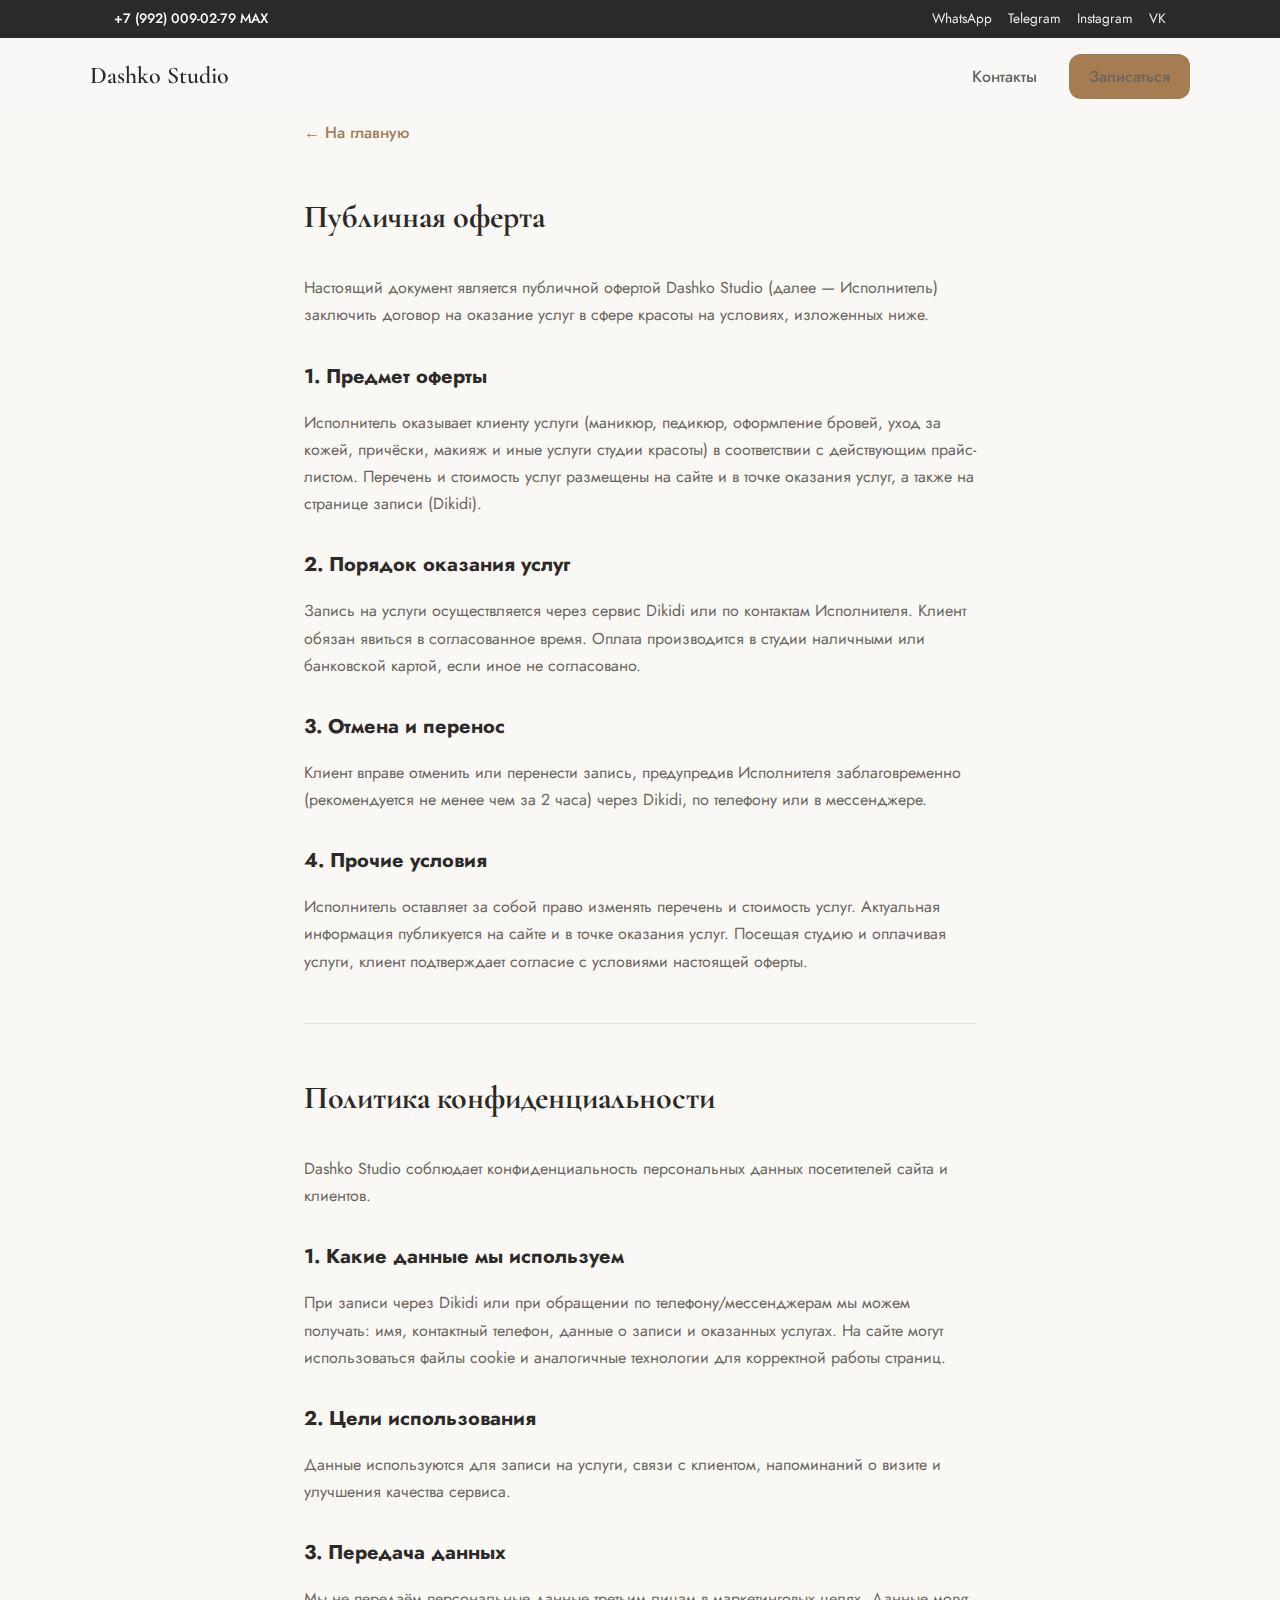
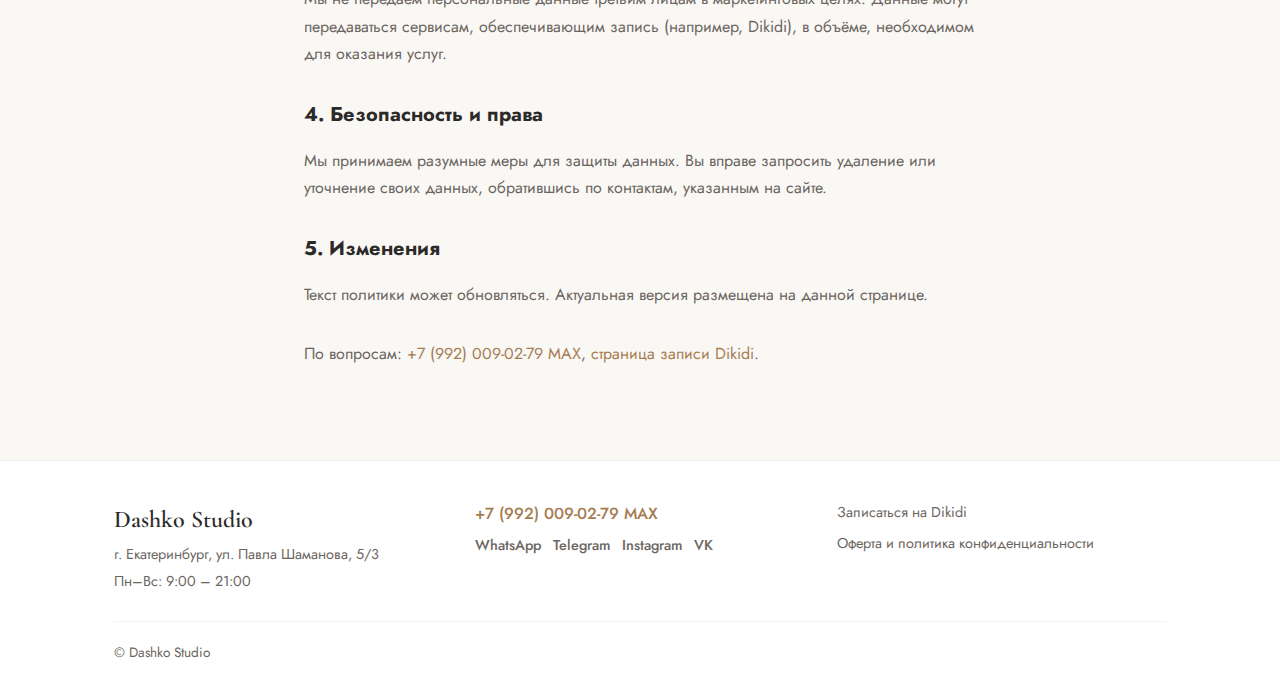
<file: legal.html>
<!DOCTYPE html>
<html lang="ru">
<head>
  <meta charset="UTF-8">
  <meta name="viewport" content="width=device-width, initial-scale=1.0">
  <title>Оферта и политика конфиденциальности — Dashko Studio</title>
  <link rel="icon" href="favicon.png" type="image/png">
  <link rel="preconnect" href="https://fonts.googleapis.com">
  <link rel="preconnect" href="https://fonts.gstatic.com" crossorigin>
  <link href="https://fonts.googleapis.com/css2?family=Cormorant+Garamond:ital,wght@0,400;0,600&family=Jost:wght@400;500&display=swap" rel="stylesheet">
  <link rel="stylesheet" href="styles.css">
  <style>
    .legal-page { padding: 120px 0 80px; }
    .legal-page .container { max-width: 720px; }
    .legal-page h1 { font-family: var(--font-display); font-size: 2rem; margin-bottom: 32px; }
    .legal-page h2 { font-size: 1.25rem; margin: 32px 0 12px; }
    .legal-page p, .legal-page li { color: var(--color-text-soft); line-height: 1.7; margin-bottom: 12px; }
    .legal-page ul { padding-left: 24px; margin-bottom: 20px; }
    .legal-page a { color: var(--color-accent); }
    .back-link { display: inline-block; margin-bottom: 24px; font-weight: 500; color: var(--color-accent); }
    .back-link:hover { text-decoration: underline; }
  </style>
</head>
<body>
  <header class="header">
    <div class="header-top">
      <div class="container header-top-inner">
        <a href="tel:+79920090279" class="header-phone">+7 (992) 009-02-79 MAX</a>
        <div class="header-socials">
          <a href="https://wa.me/79920090279" target="_blank" rel="noopener" aria-label="WhatsApp">WhatsApp</a>
          <a href="https://t.me/dashko_studio" target="_blank" rel="noopener" aria-label="Telegram">Telegram</a>
          <a href="https://instagram.com/dashko_studio" target="_blank" rel="noopener" aria-label="Instagram">Instagram</a>
          <a href="https://vk.com/dashko_studio" target="_blank" rel="noopener" aria-label="VK">VK</a>
        </div>
      </div>
    </div>
    <div class="container header-inner">
      <a href="index.html" class="logo">Dashko Studio</a>
      <nav class="nav">
        <a href="index.html#contact">Контакты</a>
        <a href="https://dikidi.ru/ru/profile/dashko_studio_1318724" class="btn btn-book" target="_blank" rel="noopener">Записаться</a>
      </nav>
      <button class="burger" aria-label="Меню"><span></span><span></span><span></span></button>
    </div>
  </header>

  <main class="legal-page">
    <div class="container">
      <a href="index.html" class="back-link">← На главную</a>

      <h1>Публичная оферта</h1>
      <p>Настоящий документ является публичной офертой Dashko Studio (далее — Исполнитель) заключить договор на оказание услуг в сфере красоты на условиях, изложенных ниже.</p>

      <h2>1. Предмет оферты</h2>
      <p>Исполнитель оказывает клиенту услуги (маникюр, педикюр, оформление бровей, уход за кожей, причёски, макияж и иные услуги студии красоты) в соответствии с действующим прайс-листом. Перечень и стоимость услуг размещены на сайте и в точке оказания услуг, а также на странице записи (Dikidi).</p>

      <h2>2. Порядок оказания услуг</h2>
      <p>Запись на услуги осуществляется через сервис Dikidi или по контактам Исполнителя. Клиент обязан явиться в согласованное время. Оплата производится в студии наличными или банковской картой, если иное не согласовано.</p>

      <h2>3. Отмена и перенос</h2>
      <p>Клиент вправе отменить или перенести запись, предупредив Исполнителя заблаговременно (рекомендуется не менее чем за 2 часа) через Dikidi, по телефону или в мессенджере.</p>

      <h2>4. Прочие условия</h2>
      <p>Исполнитель оставляет за собой право изменять перечень и стоимость услуг. Актуальная информация публикуется на сайте и в точке оказания услуг. Посещая студию и оплачивая услуги, клиент подтверждает согласие с условиями настоящей оферты.</p>

      <hr style="margin: 48px 0; border: none; border-top: 1px solid rgba(44,42,40,0.1);">

      <h1>Политика конфиденциальности</h1>
      <p>Dashko Studio соблюдает конфиденциальность персональных данных посетителей сайта и клиентов.</p>

      <h2>1. Какие данные мы используем</h2>
      <p>При записи через Dikidi или при обращении по телефону/мессенджерам мы можем получать: имя, контактный телефон, данные о записи и оказанных услугах. На сайте могут использоваться файлы cookie и аналогичные технологии для корректной работы страниц.</p>

      <h2>2. Цели использования</h2>
      <p>Данные используются для записи на услуги, связи с клиентом, напоминаний о визите и улучшения качества сервиса.</p>

      <h2>3. Передача данных</h2>
      <p>Мы не передаём персональные данные третьим лицам в маркетинговых целях. Данные могут передаваться сервисам, обеспечивающим запись (например, Dikidi), в объёме, необходимом для оказания услуг.</p>

      <h2>4. Безопасность и права</h2>
      <p>Мы принимаем разумные меры для защиты данных. Вы вправе запросить удаление или уточнение своих данных, обратившись по контактам, указанным на сайте.</p>

      <h2>5. Изменения</h2>
      <p>Текст политики может обновляться. Актуальная версия размещена на данной странице.</p>

      <p style="margin-top: 32px;">По вопросам: <a href="tel:+79920090279">+7 (992) 009-02-79 MAX</a>, <a href="https://dikidi.ru/ru/profile/dashko_studio_1318724" target="_blank" rel="noopener">страница записи Dikidi</a>.</p>
    </div>
  </main>

  <footer class="footer">
    <div class="container">
      <div class="footer-grid">
        <div class="footer-brand">
          <span class="logo">Dashko Studio</span>
          <p class="footer-address">г. Екатеринбург, ул. Павла Шаманова, 5/3</p>
          <p class="footer-hours">Пн–Вс: 9:00 – 21:00</p>
        </div>
        <div class="footer-contacts">
          <a href="tel:+79920090279">+7 (992) 009-02-79 MAX</a>
          <div class="footer-socials">
            <a href="https://wa.me/79920090279" target="_blank" rel="noopener" aria-label="WhatsApp">WhatsApp</a>
            <a href="https://t.me/dashko_studio" target="_blank" rel="noopener" aria-label="Telegram">Telegram</a>
            <a href="https://instagram.com/dashko_studio" target="_blank" rel="noopener" aria-label="Instagram">Instagram</a>
            <a href="https://vk.com/dashko_studio" target="_blank" rel="noopener" aria-label="VK">VK</a>
          </div>
        </div>
        <div class="footer-links">
          <a href="https://dikidi.ru/ru/profile/dashko_studio_1318724" target="_blank" rel="noopener">Записаться на Dikidi</a>
          <a href="legal.html">Оферта и политика конфиденциальности</a>
        </div>
      </div>
      <p class="footer-copy">© Dashko Studio</p>
    </div>
  </footer>

  <script src="script.js"></script>
</body>
</html>
</file>
<file: styles.css>
/* --- Variables --- */
:root {
  --color-bg: #faf8f5;
  --color-surface: #fff;
  --color-text: #2c2a28;
  --color-text-soft: #6b6560;
  --color-accent: #a67c52;
  --color-accent-dark: #8b6639;
  --color-hero-bg: #ebe6df;
  --font-display: 'Cormorant Garamond', Georgia, serif;
  --font-body: 'Jost', sans-serif;
  --radius: 12px;
  --shadow: 0 4px 24px rgba(44, 42, 40, 0.08);
  --transition: 0.25s ease;
}

/* --- Reset & Base --- */
*, *::before, *::after { box-sizing: border-box; }
html { scroll-behavior: smooth; }
body {
  margin: 0;
  font-family: var(--font-body);
  font-size: 1rem;
  line-height: 1.6;
  color: var(--color-text);
  background: var(--color-bg);
}

a { color: inherit; text-decoration: none; }
ul { list-style: none; margin: 0; padding: 0; }

.container {
  width: 100%;
  max-width: 1100px;
  margin: 0 auto;
  padding: 0 24px;
}

/* --- Header --- */
.header {
  position: fixed;
  top: 0;
  left: 0;
  right: 0;
  z-index: 100;
  background: rgba(250, 248, 245, 0.95);
  backdrop-filter: blur(12px);
  border-bottom: 1px solid transparent;
  transition: border-color var(--transition), box-shadow var(--transition);
}

.header.scrolled {
  border-color: rgba(44, 42, 40, 0.06);
  box-shadow: var(--shadow);
}

.header-top {
  background: var(--color-text);
  color: #fff;
  padding: 8px 0;
  font-size: 0.85rem;
}

.header-top-inner {
  max-width: 1100px;
  margin: 0 auto;
  padding: 0 24px;
  display: flex;
  align-items: center;
  justify-content: space-between;
}

.header-phone {
  color: #fff;
  font-weight: 500;
}

.header-phone:hover { opacity: 0.9; }

.header-socials {
  display: flex;
  gap: 16px;
}

.header-socials a {
  color: rgba(255,255,255,0.9);
}

.header-socials a:hover { color: #fff; }

.header-inner {
  display: flex;
  align-items: center;
  justify-content: space-between;
  padding: 16px 0;
}

.logo {
  font-family: var(--font-display);
  font-size: 1.5rem;
  font-weight: 600;
  color: var(--color-text);
}

.nav {
  display: flex;
  align-items: center;
  gap: 32px;
}

.nav a {
  font-weight: 500;
  color: var(--color-text-soft);
  transition: color var(--transition);
}

.nav a:hover { color: var(--color-accent); }

.btn {
  display: inline-flex;
  align-items: center;
  justify-content: center;
  padding: 10px 20px;
  font-family: var(--font-body);
  font-weight: 500;
  border-radius: var(--radius);
  transition: background var(--transition), color var(--transition), border-color var(--transition);
}

.btn-book {
  background: var(--color-accent);
  color: #fff;
}

.btn-book:hover {
  background: var(--color-accent-dark);
  color: #fff;
}

.btn-primary {
  background: var(--color-accent);
  color: #fff;
  padding: 14px 28px;
}

.btn-primary:hover {
  background: var(--color-accent-dark);
  color: #fff;
}

.btn-outline {
  border: 2px solid var(--color-accent);
  color: var(--color-accent);
  margin-top: 24px;
}

.btn-outline:hover {
  background: var(--color-accent);
  color: #fff;
}

.btn-large { padding: 16px 36px; font-size: 1.05rem; }

.burger {
  display: none;
  flex-direction: column;
  gap: 6px;
  padding: 8px;
  background: none;
  border: none;
  cursor: pointer;
}

.burger span {
  width: 24px;
  height: 2px;
  background: var(--color-text);
}

/* --- Hero --- */
.hero {
  position: relative;
  min-height: 100vh;
  display: flex;
  align-items: center;
  padding: 120px 0 80px;
  overflow: hidden;
}

.hero-bg {
  position: absolute;
  inset: 0;
  background: var(--color-hero-bg);
  background-image: radial-gradient(ellipse 80% 60% at 50% 0%, rgba(166, 124, 82, 0.12), transparent 60%);
}

.hero-content {
  position: relative;
  z-index: 1;
  text-align: center;
}

.hero-icon {
  width: 100px;
  height: 100px;
  object-fit: contain;
  margin: 0 auto 20px;
  display: block;
}

.hero-label {
  font-size: 0.85rem;
  letter-spacing: 0.2em;
  text-transform: uppercase;
  color: var(--color-accent);
  margin-bottom: 12px;
}

.hero-title {
  font-family: var(--font-display);
  font-size: clamp(3rem, 10vw, 5rem);
  font-weight: 600;
  line-height: 1.1;
  margin: 0 0 20px;
  color: var(--color-text);
}

.hero-text {
  font-size: 1.15rem;
  color: var(--color-text-soft);
  max-width: 480px;
  margin: 0 auto 32px;
}

.hero-scroll {
  position: absolute;
  bottom: 40px;
  left: 50%;
  transform: translateX(-50%);
  display: flex;
  flex-direction: column;
  align-items: center;
  gap: 8px;
  font-size: 0.75rem;
  letter-spacing: 0.1em;
  text-transform: uppercase;
  color: var(--color-text-soft);
}

.scroll-line {
  width: 1px;
  height: 40px;
  background: linear-gradient(to bottom, var(--color-accent), transparent);
  border-radius: 2px;
  animation: scroll-pulse 2s ease-in-out infinite;
}

@keyframes scroll-pulse {
  0%, 100% { opacity: 0.5; transform: scaleY(0.8); }
  50% { opacity: 1; transform: scaleY(1); }
}

/* --- Sections common --- */
.section-label {
  display: block;
  font-size: 0.8rem;
  letter-spacing: 0.2em;
  text-transform: uppercase;
  color: var(--color-accent);
  margin-bottom: 8px;
}

.section-title {
  font-family: var(--font-display);
  font-size: clamp(2rem, 5vw, 2.75rem);
  font-weight: 600;
  margin: 0 0 16px;
}

.section-desc {
  color: var(--color-text-soft);
  margin-bottom: 24px;
}

/* --- About --- */
.about {
  padding: 100px 0;
}

.grid { display: grid; gap: 48px; }
.grid-2 { grid-template-columns: 1fr 1fr; }

.about-content p {
  color: var(--color-text-soft);
  margin-bottom: 16px;
}

.about-card {
  background: var(--color-surface);
  padding: 32px;
  border-radius: var(--radius);
  box-shadow: var(--shadow);
}

.about-number {
  font-family: var(--font-display);
  font-size: 2rem;
  color: var(--color-accent);
  display: block;
  margin-bottom: 12px;
}

.about-card p {
  margin: 0;
  color: var(--color-text-soft);
}

/* --- Why --- */
.why {
  padding: 100px 0;
  background: var(--color-surface);
}

.why-list {
  display: grid;
  grid-template-columns: repeat(auto-fill, minmax(240px, 1fr));
  gap: 28px;
}

.why-item {
  background: var(--color-bg);
  padding: 28px;
  border-radius: var(--radius);
  box-shadow: var(--shadow);
}

.why-icon {
  font-size: 2rem;
  display: block;
  margin-bottom: 12px;
}

.why-item h3 {
  font-family: var(--font-display);
  font-size: 1.2rem;
  font-weight: 600;
  margin: 0 0 8px;
}

.why-item p {
  margin: 0;
  font-size: 0.95rem;
  color: var(--color-text-soft);
  line-height: 1.5;
}

/* --- Studio (Наша студия) --- */
.studio {
  padding: 100px 0;
  background: var(--color-surface);
}

.studio-grid {
  display: grid;
  grid-template-columns: repeat(3, 1fr);
  gap: 20px;
  margin-top: 24px;
}

.studio-item {
  border-radius: var(--radius);
  overflow: hidden;
  box-shadow: var(--shadow);
}

.studio-item img {
  width: 100%;
  height: 260px;
  object-fit: cover;
  display: block;
}

@media (max-width: 768px) {
  .studio-grid {
    grid-template-columns: 1fr;
    gap: 16px;
  }
  .studio-item img {
    height: 220px;
  }
}

/* --- Gallery --- */
.gallery {
  padding: 100px 0;
  background: var(--color-bg);
}

.gallery .section-desc code {
  font-size: 0.85em;
  background: var(--color-surface);
  padding: 2px 6px;
  border-radius: 4px;
}

.gallery-tabs {
  display: flex;
  flex-wrap: wrap;
  gap: 8px;
  margin-bottom: 24px;
}

.gallery-tab {
  padding: 10px 18px;
  font-family: var(--font-body);
  font-size: 0.95rem;
  font-weight: 500;
  color: var(--color-text-soft);
  background: var(--color-surface);
  border: 1px solid rgba(44, 42, 40, 0.12);
  border-radius: var(--radius);
  cursor: pointer;
  transition: color var(--transition), background var(--transition), border-color var(--transition);
}

.gallery-tab:hover,
.gallery-tab.is-active {
  color: var(--color-accent);
  border-color: var(--color-accent);
  background: rgba(166, 124, 82, 0.08);
}

.gallery-grid {
  display: grid;
  grid-template-columns: repeat(auto-fill, minmax(160px, 1fr));
  gap: 16px;
}

.gallery-item {
  aspect-ratio: 1;
  border-radius: var(--radius);
  overflow: hidden;
  background: var(--color-hero-bg);
}

.gallery-placeholder {
  width: 100%;
  height: 100%;
  display: flex;
  align-items: center;
  justify-content: center;
  color: var(--color-text-soft);
  font-size: 0.9rem;
}

.gallery-item {
  cursor: pointer;
}

.gallery-item img {
  width: 100%;
  height: 100%;
  object-fit: cover;
  transition: opacity 0.2s ease;
}

.gallery-item:hover img {
  opacity: 0.9;
}

/* Gallery lightbox */
.gallery-lightbox {
  position: fixed;
  inset: 0;
  z-index: 200;
  background: rgba(0, 0, 0, 0.85);
  display: flex;
  align-items: center;
  justify-content: center;
  padding: 20px;
  opacity: 0;
  visibility: hidden;
  transition: opacity 0.2s ease, visibility 0.2s ease;
}

.gallery-lightbox.is-open {
  opacity: 1;
  visibility: visible;
}

.gallery-lightbox-close {
  position: absolute;
  top: 16px;
  right: 16px;
  width: 44px;
  height: 44px;
  border: none;
  background: rgba(255, 255, 255, 0.15);
  color: #fff;
  font-size: 1.75rem;
  line-height: 1;
  cursor: pointer;
  border-radius: 50%;
  transition: background 0.2s ease;
}

.gallery-lightbox-close:hover {
  background: rgba(255, 255, 255, 0.25);
}

.gallery-lightbox-img {
  max-width: 100%;
  max-height: 90vh;
  width: auto;
  height: auto;
  object-fit: contain;
  border-radius: var(--radius);
}

/* --- Reviews --- */
.reviews {
  padding: 100px 0;
  background: var(--color-bg);
}

.reviews-grid {
  display: grid;
  grid-template-columns: repeat(auto-fill, minmax(260px, 1fr));
  gap: 24px;
}

.review-card {
  background: var(--color-surface);
  padding: 24px;
  border-radius: var(--radius);
  box-shadow: var(--shadow);
  margin: 0;
}

.review-stars {
  color: var(--color-accent);
  font-size: 1rem;
  letter-spacing: 2px;
  margin-bottom: 12px;
}

.review-text {
  margin: 0 0 16px;
  font-size: 0.95rem;
  color: var(--color-text);
  line-height: 1.5;
}

.review-author {
  font-style: normal;
  font-weight: 500;
  color: var(--color-text-soft);
  font-size: 0.9rem;
}

/* --- Services --- */
.services {
  padding: 100px 0;
  background: var(--color-surface);
}

.services-list {
  display: grid;
  grid-template-columns: repeat(auto-fill, minmax(200px, 1fr));
  gap: 16px;
  margin-bottom: 24px;
}

.service-card {
  display: flex;
  flex-direction: column;
  gap: 8px;
  padding: 20px;
  background: var(--color-bg);
  border-radius: var(--radius);
  font-weight: 500;
}

.service-name {
  font-size: 1rem;
  color: var(--color-text);
}

.service-meta {
  font-size: 0.9rem;
  font-weight: 400;
  color: var(--color-text-soft);
}

.service-price {
  font-weight: 600;
  color: var(--color-accent);
}

/* --- Prices --- */
.prices {
  padding: 100px 0;
  background: var(--color-bg);
}

.prices .section-desc a {
  color: var(--color-accent);
  font-weight: 500;
}

.prices .section-desc a:hover { text-decoration: underline; }

/* Список цен в формате: иконка | название+категория | цена | время | кнопка */
.price-list-photo {
  list-style: none;
  margin: 0 0 24px;
  padding: 0;
  background: var(--color-surface);
  border-radius: var(--radius);
  box-shadow: var(--shadow);
  overflow: hidden;
}

.price-row {
  display: grid;
  grid-template-columns: 56px 1fr auto auto auto;
  gap: 16px;
  align-items: center;
  padding: 16px 20px;
  border-bottom: 1px solid rgba(44, 42, 40, 0.06);
  font-size: 0.95rem;
}

.price-row:last-child { border-bottom: none; }

.price-row-icon {
  width: 48px;
  height: 48px;
  background: rgba(44, 42, 40, 0.08);
  border-radius: var(--radius);
  flex-shrink: 0;
  display: flex;
  align-items: center;
  justify-content: center;
  color: var(--color-text-soft);
  font-size: 1.25rem;
}

.price-row-icon::before {
  content: "✦";
}

.price-row-info {
  display: flex;
  flex-direction: column;
  gap: 4px;
  min-width: 0;
}

.price-row-name {
  font-weight: 600;
  color: var(--color-text);
}

.price-row-category {
  font-size: 0.85rem;
  color: var(--color-text-soft);
  font-weight: 400;
}

.price-row-price {
  font-weight: 600;
  white-space: nowrap;
  color: var(--color-text);
}

.price-row-duration {
  color: var(--color-text-soft);
  font-size: 0.9rem;
  white-space: nowrap;
}

.price-row .price-book-btn {
  white-space: nowrap;
}

@media (max-width: 900px) {
  .price-row {
    grid-template-columns: 44px 1fr;
    gap: 8px 12px;
  }
  .price-row-price { grid-column: 2; }
  .price-row-duration { grid-column: 2; }
  .price-row .price-book-btn { grid-column: 1 / -1; justify-self: start; }
}

.price-tables {
  display: grid;
  grid-template-columns: repeat(auto-fill, minmax(260px, 1fr));
  gap: 32px;
  margin-bottom: 24px;
}

.price-category {
  background: var(--color-surface);
  padding: 24px;
  border-radius: var(--radius);
  box-shadow: var(--shadow);
}

.price-category-title {
  font-family: var(--font-display);
  font-size: 1.35rem;
  font-weight: 600;
  margin: 0 0 16px;
  padding-bottom: 12px;
  border-bottom: 1px solid rgba(44, 42, 40, 0.08);
}

.price-table {
  width: 100%;
  border-collapse: collapse;
  font-size: 0.95rem;
}

.price-table td {
  padding: 8px 0;
  vertical-align: top;
}

.price-table td:first-child { padding-right: 12px; }

.price-duration {
  color: var(--color-text-soft);
  font-size: 0.85rem;
  white-space: nowrap;
}

.price-value {
  font-weight: 600;
  text-align: right;
  white-space: nowrap;
}

.price-action {
  text-align: right;
  white-space: nowrap;
  padding-left: 12px;
}

.price-book-btn {
  display: inline-block;
  padding: 6px 12px;
  font-size: 0.85rem;
  font-weight: 500;
  color: var(--color-accent);
  border: 1px solid var(--color-accent);
  border-radius: var(--radius);
  text-decoration: none;
  transition: background 0.2s, color 0.2s;
}

.price-book-btn:hover {
  background: var(--color-accent);
  color: #fff;
}

.prices-note {
  font-size: 0.9rem;
  color: var(--color-text-soft);
  margin-bottom: 20px;
}

.prices-note a { color: var(--color-accent); font-weight: 500; }
.prices-note code { font-size: 0.85em; background: rgba(0,0,0,0.06); padding: 2px 6px; border-radius: 4px; }

/* --- Masters --- */
.masters {
  padding: 100px 0;
  background: var(--color-surface);
}

.masters .section-desc a {
  color: var(--color-accent);
  font-weight: 500;
}

.masters-grid {
  display: grid;
  grid-template-columns: repeat(auto-fill, minmax(240px, 1fr));
  gap: 28px;
}

.master-card {
  background: var(--color-bg);
  border-radius: var(--radius);
  overflow: hidden;
  box-shadow: var(--shadow);
  transition: transform var(--transition), box-shadow var(--transition);
}

.master-card:hover {
  transform: translateY(-4px);
  box-shadow: 0 8px 32px rgba(44, 42, 40, 0.12);
}

.master-photo {
  aspect-ratio: 1;
  background: var(--color-hero-bg);
  display: flex;
  align-items: center;
  justify-content: center;
  color: var(--color-text-soft);
  font-size: 0.9rem;
  overflow: hidden;
}

.master-photo img {
  width: 100%;
  height: 100%;
  object-fit: cover;
}

.master-card .master-name,
.master-card .master-spec,
.master-card .master-link {
  padding: 0 20px;
}

.master-name {
  font-family: var(--font-display);
  font-size: 1.25rem;
  font-weight: 600;
  margin: 16px 0 4px;
}

.master-spec {
  font-size: 0.9rem;
  color: var(--color-text-soft);
  margin: 0 0 16px;
}

.master-link {
  display: inline-block;
  margin: 0 20px 20px;
  font-weight: 500;
  color: var(--color-accent);
}

.master-link:hover { text-decoration: underline; }

/* --- CTA --- */
.cta {
  padding: 80px 0;
  text-align: center;
  background: linear-gradient(180deg, var(--color-hero-bg) 0%, var(--color-bg) 100%);
}

.cta-title {
  font-family: var(--font-display);
  font-size: clamp(1.75rem, 4vw, 2.25rem);
  font-weight: 600;
  margin: 0 0 8px;
}

.cta-text {
  color: var(--color-text-soft);
  margin: 0 0 24px;
}

/* --- Contact --- */
.contact {
  padding: 100px 0;
  background: var(--color-surface);
}

.contact-layout {
  display: grid;
  grid-template-columns: 1fr 1fr;
  gap: 40px;
  align-items: start;
}

.contact-info .contact-block {
  background: var(--color-bg);
  padding: 24px;
  border-radius: var(--radius);
  margin-bottom: 16px;
}

.contact-block h3 {
  font-family: var(--font-display);
  font-size: 1.1rem;
  font-weight: 600;
  margin: 0 0 8px;
}

.contact-block p { margin: 0; color: var(--color-text-soft); font-size: 0.95rem; }

.contact-note { font-size: 0.85rem !important; opacity: 0.8; }

.contact-block a {
  color: var(--color-accent);
  font-weight: 500;
}

.contact-block a:hover { text-decoration: underline; }

.contact-phone-row {
  display: flex;
  align-items: center;
  gap: 12px;
  margin: 0;
}

.contact-phone-avatar {
  width: 48px;
  height: 48px;
  border-radius: 50%;
  object-fit: cover;
  flex-shrink: 0;
}

.footer-phone-row {
  display: flex;
  align-items: center;
  gap: 10px;
  margin: 0 0 8px;
}

.footer-phone-avatar {
  width: 36px;
  height: 36px;
  border-radius: 50%;
  object-fit: cover;
  flex-shrink: 0;
}

.contact-dikidi { margin-top: 20px; }

.contact-link {
  font-weight: 600;
  color: var(--color-accent);
}

.contact-link:hover { text-decoration: underline; }

.contact-map {
  position: relative;
  height: 360px;
  min-height: 360px;
  border-radius: var(--radius);
  overflow: hidden;
  background: var(--color-hero-bg);
}

.contact-map iframe {
  display: block;
  width: 100%;
  height: 100%;
  min-height: 360px;
}

.contact-map-link {
  display: inline-block;
  margin-top: 8px;
  font-size: 0.9rem;
  font-weight: 500;
  color: var(--color-accent);
}

.contact-map-link:hover { text-decoration: underline; }

.contact-map-note {
  font-size: 0.8rem;
  color: var(--color-text-soft);
  margin: 8px 0 0;
}

/* --- FAQ --- */
.faq {
  padding: 100px 0;
  background: var(--color-bg);
}

.faq-list {
  margin: 0;
  max-width: 640px;
}

.faq-item {
  border-bottom: 1px solid rgba(44, 42, 40, 0.08);
}

.faq-question {
  margin: 0;
  padding: 20px 0;
  font-weight: 600;
  font-size: 1rem;
  cursor: pointer;
  display: flex;
  align-items: center;
  justify-content: space-between;
  gap: 12px;
}

.faq-question::after {
  content: "+";
  font-size: 1.25rem;
  color: var(--color-accent);
  flex-shrink: 0;
  transition: transform var(--transition);
}

.faq-item.is-open .faq-question::after {
  transform: rotate(45deg);
}

.faq-answer {
  margin: 0;
  padding: 0 0 20px;
  font-size: 0.95rem;
  color: var(--color-text-soft);
  line-height: 1.5;
  display: none;
}

.faq-item.is-open .faq-answer {
  display: block;
}

/* --- Footer --- */
.footer {
  padding: 40px 0 24px;
  border-top: 1px solid rgba(44, 42, 40, 0.08);
  background: var(--color-surface);
}

.footer-grid {
  display: grid;
  grid-template-columns: 1fr 1fr 1fr;
  gap: 32px;
  margin-bottom: 28px;
}

.footer-address,
.footer-hours {
  margin: 4px 0 0;
  font-size: 0.9rem;
  color: var(--color-text-soft);
}

.footer-contacts a {
  display: block;
  color: var(--color-accent);
  font-weight: 500;
  margin-bottom: 8px;
}

.footer-contacts a:hover { text-decoration: underline; }

.footer-socials {
  display: flex;
  flex-wrap: wrap;
  gap: 12px;
  font-size: 0.9rem;
}

.footer-socials a {
  color: var(--color-text-soft);
}

.footer-socials a:hover { color: var(--color-accent); }

.footer-links {
  display: flex;
  flex-direction: column;
  gap: 8px;
}

.footer-links a {
  color: var(--color-text-soft);
  font-size: 0.9rem;
}

.footer-links a:hover { color: var(--color-accent); }

.footer-copy {
  font-size: 0.85rem;
  color: var(--color-text-soft);
  margin: 0;
  padding-top: 20px;
  border-top: 1px solid rgba(44, 42, 40, 0.06);
}

.footer-phone-bottom {
  font-size: 0.9rem;
  margin: 12px 0 0;
}

.footer-phone-bottom a {
  color: var(--color-accent);
  font-weight: 500;
}

.footer-phone-bottom a:hover { text-decoration: underline; }

/* --- Back to top --- */
.back-to-top {
  position: fixed;
  bottom: 24px;
  right: 24px;
  z-index: 90;
  width: 48px;
  height: 48px;
  display: flex;
  align-items: center;
  justify-content: center;
  background: var(--color-accent);
  color: #fff;
  font-size: 1.25rem;
  font-weight: 600;
  border-radius: 50%;
  box-shadow: var(--shadow);
  opacity: 0;
  visibility: hidden;
  transition: opacity var(--transition), visibility var(--transition), transform var(--transition);
}

.back-to-top.is-visible {
  opacity: 1;
  visibility: visible;
}

.back-to-top:hover {
  background: var(--color-accent-dark);
  color: #fff;
  transform: translateY(-2px);
}

/* --- Floating CTA (mobile) --- */
.float-cta {
  display: none;
  position: fixed;
  bottom: 0;
  left: 0;
  right: 0;
  z-index: 95;
  padding: 12px 16px;
  padding-bottom: max(12px, env(safe-area-inset-bottom));
  background: var(--color-surface);
  box-shadow: 0 -4px 20px rgba(44, 42, 40, 0.12);
  gap: 12px;
  justify-content: center;
  align-items: center;
}

.float-cta-btn {
  flex: 1;
  max-width: 180px;
  padding: 14px 20px;
  text-align: center;
  font-weight: 600;
  font-size: 0.95rem;
  border-radius: var(--radius);
  transition: background var(--transition), color var(--transition);
}

.float-cta-book {
  background: var(--color-accent);
  color: #fff;
}

.float-cta-book:hover { background: var(--color-accent-dark); color: #fff; }

.float-cta-wa {
  background: #25d366;
  color: #fff;
}

.float-cta-wa:hover { background: #20bd5a; color: #fff; }

/* --- Mobile --- */
@media (max-width: 768px) {
  .header-top { display: none; }

  .nav {
    position: fixed;
    top: 0;
    right: 0;
    width: 280px;
    height: 100vh;
    flex-direction: column;
    align-items: flex-start;
    padding: 80px 32px 32px;
    background: var(--color-bg);
    box-shadow: -4px 0 24px rgba(0,0,0,0.08);
    transform: translateX(100%);
    transition: transform var(--transition);
    gap: 24px;
  }

  .nav.is-open { transform: translateX(0); }

  .burger { display: flex; }

  .grid-2 { grid-template-columns: 1fr; }

  .hero { padding: 100px 0 60px; }

  .about, .services, .contact, .prices, .masters, .why, .gallery, .reviews, .faq { padding: 60px 0; }

  .why-list { grid-template-columns: 1fr; }

  .price-tables { grid-template-columns: 1fr; }

  .masters-grid { grid-template-columns: 1fr; }

  .reviews-grid { grid-template-columns: 1fr; }

  .contact-layout { grid-template-columns: 1fr; }

  .contact-map { min-height: 260px; }

  .footer-grid { grid-template-columns: 1fr; gap: 24px; text-align: center; }

  .footer-socials { justify-content: center; }

  .footer-links { align-items: center; }

  .cta { padding: 60px 0; }

  .gallery-grid { grid-template-columns: repeat(2, 1fr); }

  .float-cta { display: flex; }

  .back-to-top { bottom: 88px; right: 16px; width: 44px; height: 44px; font-size: 1.1rem; }
}

/* --- Auth modal --- */
.auth-modal {
  position: fixed;
  inset: 0;
  z-index: 300;
  background: rgba(0, 0, 0, 0.5);
  display: flex;
  align-items: center;
  justify-content: center;
  padding: 20px;
  opacity: 0;
  visibility: hidden;
  transition: opacity 0.2s ease, visibility 0.2s ease;
}
.auth-modal.is-open {
  opacity: 1;
  visibility: visible;
}
.auth-modal-inner {
  background: var(--color-surface);
  border-radius: var(--radius);
  padding: 32px;
  max-width: 400px;
  width: 100%;
  position: relative;
  box-shadow: 0 20px 60px rgba(0, 0, 0, 0.2);
}
.auth-modal-close {
  position: absolute;
  top: 12px;
  right: 12px;
  width: 36px;
  height: 36px;
  border: none;
  background: none;
  font-size: 1.5rem;
  color: var(--color-text-soft);
  cursor: pointer;
  line-height: 1;
}
.auth-modal-close:hover { color: var(--color-text); }
.auth-modal-title {
  font-family: var(--font-display);
  font-size: 1.5rem;
  margin: 0 0 20px;
}
.auth-tabs {
  display: flex;
  gap: 8px;
  margin-bottom: 20px;
}
.auth-tab {
  padding: 8px 16px;
  font-family: var(--font-body);
  font-size: 0.95rem;
  font-weight: 500;
  color: var(--color-text-soft);
  background: var(--color-bg);
  border: 1px solid transparent;
  border-radius: var(--radius);
  cursor: pointer;
  transition: color 0.2s, background 0.2s;
}
.auth-tab.is-active {
  color: var(--color-accent);
  background: rgba(166, 124, 82, 0.1);
  border-color: var(--color-accent);
}
.auth-form .form-group { margin-bottom: 16px; }
.auth-form .form-group label { display: block; margin-bottom: 6px; font-size: 0.9rem; font-weight: 500; }
.auth-form .form-input {
  width: 100%;
  padding: 10px 12px;
  font-family: var(--font-body);
  font-size: 1rem;
  border: 1px solid rgba(44, 42, 40, 0.2);
  border-radius: var(--radius);
}
.btn-block { width: 100%; margin-top: 8px; }
.nav-auth-link { font-weight: 500; }

/* --- Review form --- */
.review-form-block {
  background: var(--color-surface);
  padding: 24px;
  border-radius: var(--radius);
  margin-bottom: 28px;
  box-shadow: var(--shadow);
}
.review-form-title {
  font-family: var(--font-display);
  font-size: 1.25rem;
  margin: 0 0 16px;
}
.review-form .form-group { margin-bottom: 16px; }
.review-form .form-group label { display: block; margin-bottom: 6px; font-size: 0.9rem; font-weight: 500; }
.review-form .form-input {
  width: 100%;
  max-width: 400px;
  padding: 10px 12px;
  font-family: var(--font-body);
  font-size: 1rem;
  border: 1px solid rgba(44, 42, 40, 0.2);
  border-radius: var(--radius);
}
.review-form .form-textarea { resize: vertical; min-height: 80px; }
.review-form .btn { margin-top: 8px; }
.form-msg { font-size: 0.9rem; color: var(--color-text-soft); margin: 12px 0 0; }
</file>
